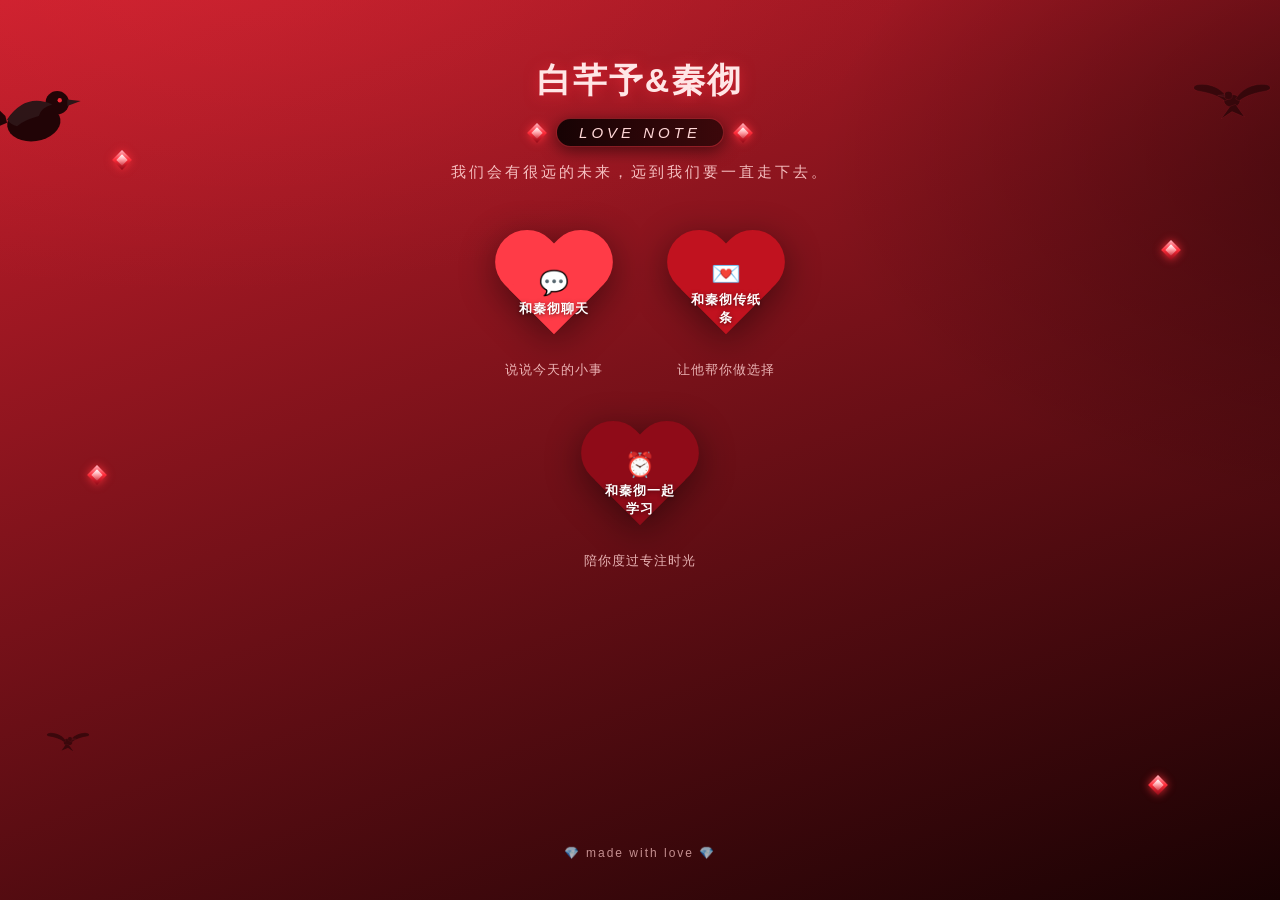
<file: index.html>
<!DOCTYPE html>
<html lang="zh-CN">
<head>
<meta charset="UTF-8">
<meta name="viewport" content="width=device-width, initial-scale=1.0, viewport-fit=cover">
<title>Love Note</title>
<link rel="stylesheet" href="style.css">
</head>
<body>

<!-- 漂浮装饰：钻石与星光 -->
<div class="float-deco" id="floatDeco"></div>

<!-- 红黑主题装饰：乌鸦与钻石 -->
<div class="deco-zone" aria-hidden="true">
  <svg class="crow stand crow-l" viewBox="0 0 110 90">
    <polygon points="16,42 2,28 8,54 18,50" fill="#070001"/>
    <ellipse cx="50" cy="50" rx="32" ry="22" transform="rotate(-8 50 50)" fill="#070001"/>
    <path d="M66 36 Q74 28 78 26 Q70 24 66 32 Z" fill="#070001"/>
    <circle cx="78" cy="26" r="14" fill="#070001"/>
    <polygon points="90,22 106,24 90,30" fill="#141414"/>
    <circle class="crow-eye" cx="81" cy="23" r="2.6" fill="#ff2d3a"/>
    <path d="M18 46 Q40 14 72 28 Q58 32 56 42 Q40 46 30 54 Q22 52 18 46 Z" fill="#141414"/>
    <path d="M44 70 L42 86 M42 78 L36 80 M42 78 L48 80" stroke="#070001" stroke-width="3" stroke-linecap="round" fill="none"/>
    <path d="M56 68 L57 84 M57 76 L51 78 M57 76 L63 78" stroke="#070001" stroke-width="3" stroke-linecap="round" fill="none"/>
  </svg>
  <svg class="crow fly crow-r" viewBox="0 0 120 60">
    <g transform="translate(120 0) scale(-1 1)">
      <ellipse cx="60" cy="32" rx="9" ry="7" fill="#070001"/>
      <path d="M56 30 C50 20 38 12 22 14 C16 15 16 20 22 21 C34 23 44 26 52 32 Z" fill="#070001"/>
      <path d="M64 30 C70 20 82 12 98 14 C104 15 104 20 98 21 C86 23 76 26 68 32 Z" fill="#070001"/>
      <path d="M56 36 L46 50 L60 44 L72 52 L62 38 Z" fill="#070001"/>
      <circle cx="64" cy="26" r="4.5" fill="#070001"/>
      <polygon points="68,25 76,26 68,28" fill="#141414"/>
    </g>
  </svg>
  <svg class="crow fly crow-m" viewBox="0 0 120 60">
    <ellipse cx="60" cy="32" rx="9" ry="7" fill="#070001"/>
    <path d="M56 30 C50 20 38 12 22 14 C16 15 16 20 22 21 C34 23 44 26 52 32 Z" fill="#070001"/>
    <path d="M64 30 C70 20 82 12 98 14 C104 15 104 20 98 21 C86 23 76 26 68 32 Z" fill="#070001"/>
    <path d="M56 36 L46 50 L60 44 L72 52 L62 38 Z" fill="#070001"/>
    <circle cx="64" cy="26" r="4.5" fill="#070001"/>
    <polygon points="68,25 76,26 68,28" fill="#141414"/>
  </svg>
  <i class="gem g1"></i>
  <i class="gem g2"></i>
  <i class="gem g3"></i>
  <i class="gem g4"></i>
</div>

<div class="page">

  <div class="home-head">
    <div class="home-names" id="homeNames"></div>
    <div class="home-lovenote-row">
      <i class="gem gem-inline"></i>
      <span class="home-lovenote" id="homeLoveNote"></span>
      <i class="gem gem-inline"></i>
    </div>
    <div class="home-slogan" id="homeSlogan"></div>
  </div>

  <!-- 三个爱心入口 -->
  <div class="hearts" id="hearts"></div>

  <div class="home-footer" id="homeFooter">💎 made with love 💎</div>
</div>

<script src="config.js"></script>
<script>
(function () {
  var g = SITE_CONFIG.global;
  var home = SITE_CONFIG.home;

  /* 应用全局配色 */
  document.documentElement.style.setProperty('--grad-from', g.gradientFrom);
  document.documentElement.style.setProperty('--grad-to', g.gradientTo);
  document.documentElement.style.setProperty('--text-color', g.textColor);
  document.title = g.siteTitle;

  /* 主页文案 */
  document.getElementById('homeNames').textContent = g.coupleNames;
  document.getElementById('homeLoveNote').textContent = g.loveNoteText;
  document.getElementById('homeSlogan').textContent = g.slogan;

  /* 渲染三个爱心入口 */
  var heartsBox = document.getElementById('hearts');
  home.hearts.forEach(function (h) {
    var item = document.createElement('div');
    item.className = 'heart-item';

    var btn = document.createElement('a');
    btn.className = 'heart-btn';
    btn.href = h.url || '#';
    btn.style.setProperty('--heart-color', h.color);
    btn.innerHTML =
      '<span class="shape"></span>' +
      '<span class="heart-content">' +
        '<span class="heart-icon">' + h.icon + '</span>' +
        '<span class="heart-label">' + escapeHtml(h.label) + '</span>' +
      '</span>';

    var sub = document.createElement('div');
    sub.className = 'heart-sub';
    sub.textContent = h.subLabel || '';

    item.appendChild(btn);
    item.appendChild(sub);
    heartsBox.appendChild(item);
  });

  /* 漂浮装饰 */
  var deco = document.getElementById('floatDeco');
  var symbols = ['💎', '◆', '✦', '❤️', '◆', '💎'];
  for (var i = 0; i < 12; i++) {
    var s = document.createElement('span');
    s.textContent = symbols[i % symbols.length];
    s.style.left = (Math.random() * 100) + '%';
    s.style.fontSize = (12 + Math.random() * 16) + 'px';
    s.style.animationDuration = (9 + Math.random() * 14) + 's';
    s.style.animationDelay = (-Math.random() * 16) + 's';
    deco.appendChild(s);
  }

  function escapeHtml(str) {
    return String(str == null ? '' : str)
      .replace(/&/g, '&amp;').replace(/</g, '&lt;').replace(/>/g, '&gt;')
      .replace(/"/g, '&quot;').replace(/'/g, '&#39;');
  }
})();
</script>
</body>
</html>
</file>
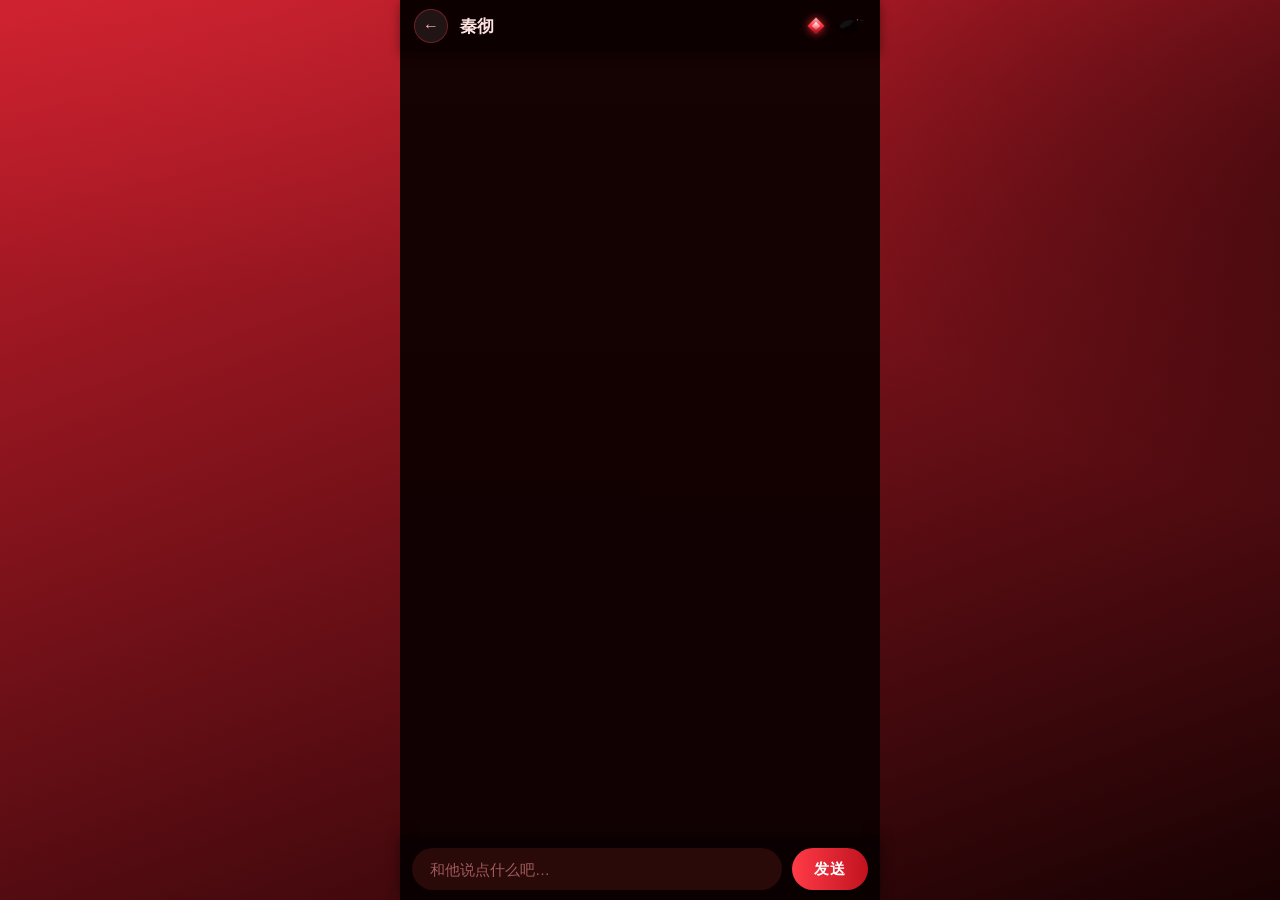
<file: chat.html>
<!DOCTYPE html>
<html lang="zh-CN">
<head>
<meta charset="UTF-8">
<meta name="viewport" content="width=device-width, initial-scale=1.0, viewport-fit=cover">
<title>聊天</title>
<link rel="stylesheet" href="style.css">
</head>
<body>

<div class="chat-app" id="chatApp">

  <!-- 顶部：返回 + 对方昵称 -->
  <header class="chat-header">
    <a class="back-btn" href="index.html" aria-label="返回主页">←</a>
    <span class="chat-title" id="chatTitle"></span>
    <i class="gem gem-inline chat-gem" aria-hidden="true"></i>
    <svg class="crow chat-crow" viewBox="0 0 110 90" aria-hidden="true">
      <polygon points="16,42 2,28 8,54 18,50" fill="#070001"/>
      <ellipse cx="50" cy="50" rx="32" ry="22" transform="rotate(-8 50 50)" fill="#070001"/>
      <path d="M66 36 Q74 28 78 26 Q70 24 66 32 Z" fill="#070001"/>
      <circle cx="78" cy="26" r="14" fill="#070001"/>
      <polygon points="90,22 106,24 90,30" fill="#141414"/>
      <circle class="crow-eye" cx="81" cy="23" r="2.6" fill="#ff2d3a"/>
      <path d="M18 46 Q40 14 72 28 Q58 32 56 42 Q40 46 30 54 Q22 52 18 46 Z" fill="#141414"/>
      <path d="M44 70 L42 86 M42 78 L36 80 M42 78 L48 80" stroke="#070001" stroke-width="3" stroke-linecap="round" fill="none"/>
      <path d="M56 68 L57 84 M57 76 L51 78 M57 76 L63 78" stroke="#070001" stroke-width="3" stroke-linecap="round" fill="none"/>
    </svg>
  </header>

  <!-- 聊天记录（仅当前会话有效，刷新即清空） -->
  <main class="chat-messages" id="messages"></main>

  <!-- 底部输入栏 -->
  <footer class="chat-input-bar">
    <input type="text" id="chatInput" autocomplete="off" maxlength="500">
    <button id="sendBtn"></button>
  </footer>
</div>

<script src="config.js"></script>
<script>
(function () {
  var g = SITE_CONFIG.global;
  var c = SITE_CONFIG.chat;

  /* 应用全局配色与气泡颜色 */
  var root = document.documentElement;
  root.style.setProperty('--grad-from', g.gradientFrom);
  root.style.setProperty('--grad-to', g.gradientTo);
  root.style.setProperty('--text-color', g.textColor);
  root.style.setProperty('--partner-bubble', c.partnerBubbleColor);
  root.style.setProperty('--partner-bubble-text', c.partnerBubbleTextColor);
  root.style.setProperty('--user-bubble', c.userBubbleColor);
  root.style.setProperty('--user-bubble-text', c.userBubbleTextColor);
  document.title = g.siteTitle + ' · ' + c.pageTitle;

  /* 顶部与输入栏文案 */
  document.getElementById('chatTitle').textContent = c.partnerName;
  var input = document.getElementById('chatInput');
  input.placeholder = c.inputPlaceholder;
  document.getElementById('sendBtn').textContent = c.sendButtonText;

  var msgBox = document.getElementById('messages');
  var sendBtn = document.getElementById('sendBtn');
  var waiting = false; // 是否正在等待对方回复

  /* ---------- 消息渲染 ---------- */
  function addMessage(who, text) {
    var msg = document.createElement('div');
    msg.className = 'msg ' + who;

    var avatar = document.createElement('div');
    avatar.className = 'avatar';
    if (who === 'partner') {
      avatar.style.background = c.partnerAvatarColor;
      avatar.textContent = c.partnerAvatarText;
    } else {
      avatar.style.background = c.userAvatarColor;
      avatar.textContent = c.userAvatarText;
    }

    var bubble = document.createElement('div');
    bubble.className = 'bubble';
    bubble.textContent = text; // textContent 防注入

    msg.appendChild(avatar);
    msg.appendChild(bubble);
    msgBox.appendChild(msg);
    scrollToBottom();
    return msg;
  }

  function addTyping() {
    var msg = document.createElement('div');
    msg.className = 'msg partner';
    msg.id = 'typingMsg';
    msg.innerHTML =
      '<div class="avatar" style="background:' + c.partnerAvatarColor + '">' + escapeHtml(c.partnerAvatarText) + '</div>' +
      '<div class="bubble"><span class="typing-dots"><i></i><i></i><i></i></span></div>';
    msgBox.appendChild(msg);
    scrollToBottom();
  }

  function removeTyping() {
    var t = document.getElementById('typingMsg');
    if (t && t.parentNode) t.parentNode.removeChild(t);
  }

  function scrollToBottom() {
    requestAnimationFrame(function () {
      msgBox.scrollTop = msgBox.scrollHeight;
    });
  }

  /* ---------- 回复抽取逻辑 ---------- */
  function pickReply(userText) {
    var lower = String(userText).toLowerCase();
    // 关键词规则优先：输入包含任一关键词 -> 从对应回复中随机抽取
    for (var i = 0; i < (c.keywordRules || []).length; i++) {
      var rule = c.keywordRules[i];
      var hit = (rule.keywords || []).some(function (kw) {
        return kw && lower.indexOf(String(kw).toLowerCase()) !== -1;
      });
      if (hit && rule.replies && rule.replies.length) {
        return rule.replies[Math.floor(Math.random() * rule.replies.length)];
      }
    }
    // 未命中关键词 -> 从 99 条随机回复中抽取
    var list = c.randomReplies || [];
    if (!list.length) return '……';
    return list[Math.floor(Math.random() * list.length)];
  }

  /* ---------- 发送 ---------- */
  function send() {
    var text = input.value.trim();
    if (!text || waiting) return;
    input.value = '';
    addMessage('user', text);
    waiting = true;
    sendBtn.disabled = true;
    sendBtn.style.opacity = '.6';

    var delay = Number(c.replyDelayMs) || 1000;
    setTimeout(function () {
      addTyping();
    }, Math.max(0, delay - 700));

    setTimeout(function () {
      removeTyping();
      addMessage('partner', pickReply(text));
      waiting = false;
      sendBtn.disabled = false;
      sendBtn.style.opacity = '1';
    }, delay);
  }

  sendBtn.addEventListener('click', send);
  input.addEventListener('keydown', function (e) {
    if (e.key === 'Enter') send();
  });

  function escapeHtml(str) {
    return String(str == null ? '' : str)
      .replace(/&/g, '&amp;').replace(/</g, '&lt;').replace(/>/g, '&gt;')
      .replace(/"/g, '&quot;').replace(/'/g, '&#39;');
  }
})();
</script>
</body>
</html>
</file>
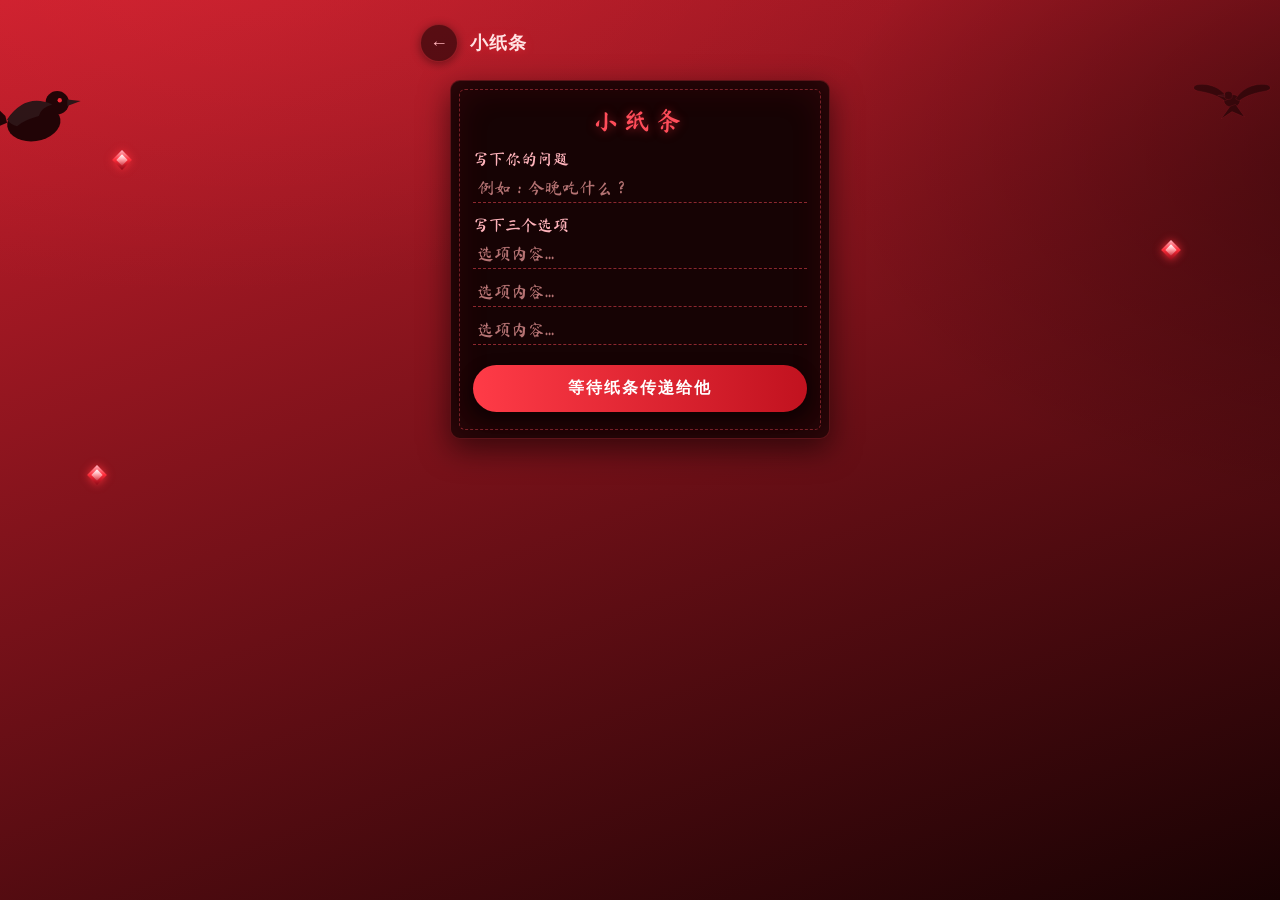
<file: note.html>
<!DOCTYPE html>
<html lang="zh-CN">
<head>
<meta charset="UTF-8">
<meta name="viewport" content="width=device-width, initial-scale=1.0, viewport-fit=cover">
<title>小纸条</title>
<link rel="stylesheet" href="style.css">
<link rel="preconnect" href="https://fonts.googleapis.com">
<link href="https://fonts.googleapis.com/css2?family=Ma+Shan+Zheng&display=swap" rel="stylesheet">
</head>
<body>

<div class="float-deco" id="floatDeco"></div>

<!-- 红黑主题装饰：乌鸦与钻石 -->
<div class="deco-zone" aria-hidden="true">
  <svg class="crow stand crow-l" viewBox="0 0 110 90">
    <polygon points="16,42 2,28 8,54 18,50" fill="#070001"/>
    <ellipse cx="50" cy="50" rx="32" ry="22" transform="rotate(-8 50 50)" fill="#070001"/>
    <path d="M66 36 Q74 28 78 26 Q70 24 66 32 Z" fill="#070001"/>
    <circle cx="78" cy="26" r="14" fill="#070001"/>
    <polygon points="90,22 106,24 90,30" fill="#141414"/>
    <circle class="crow-eye" cx="81" cy="23" r="2.6" fill="#ff2d3a"/>
    <path d="M18 46 Q40 14 72 28 Q58 32 56 42 Q40 46 30 54 Q22 52 18 46 Z" fill="#141414"/>
    <path d="M44 70 L42 86 M42 78 L36 80 M42 78 L48 80" stroke="#070001" stroke-width="3" stroke-linecap="round" fill="none"/>
    <path d="M56 68 L57 84 M57 76 L51 78 M57 76 L63 78" stroke="#070001" stroke-width="3" stroke-linecap="round" fill="none"/>
  </svg>
  <svg class="crow fly crow-r" viewBox="0 0 120 60">
    <g transform="translate(120 0) scale(-1 1)">
      <ellipse cx="60" cy="32" rx="9" ry="7" fill="#070001"/>
      <path d="M56 30 C50 20 38 12 22 14 C16 15 16 20 22 21 C34 23 44 26 52 32 Z" fill="#070001"/>
      <path d="M64 30 C70 20 82 12 98 14 C104 15 104 20 98 21 C86 23 76 26 68 32 Z" fill="#070001"/>
      <path d="M56 36 L46 50 L60 44 L72 52 L62 38 Z" fill="#070001"/>
      <circle cx="64" cy="26" r="4.5" fill="#070001"/>
      <polygon points="68,25 76,26 68,28" fill="#141414"/>
    </g>
  </svg>
  <i class="gem g1"></i>
  <i class="gem g2"></i>
  <i class="gem g3"></i>
</div>

<div class="page">

  <header class="topbar">
    <a class="back-btn" href="index.html" aria-label="返回主页">←</a>
    <span class="topbar-title" id="pageTitle"></span>
  </header>

  <!-- 状态一：正在写纸条 -->
  <div class="note-paper" id="writeState">
    <div class="note-title" id="noteTitle"></div>

    <div class="note-field">
      <label id="questionLabel"></label>
      <input type="text" id="questionInput" maxlength="60">
    </div>

    <div class="note-field">
      <label id="optionLabel"></label>
      <input type="text" id="optionA" maxlength="40">
      <input type="text" id="optionB" maxlength="40" style="margin-top:8px">
      <input type="text" id="optionC" maxlength="40" style="margin-top:8px">
    </div>

    <button class="note-btn" id="writeBtn"></button>
  </div>

  <!-- 状态二：纸条已折叠 -->
  <div id="foldState" style="display:none;width:100%">
    <div class="folded-note" id="foldedNote">
      <span class="seal">💎</span>
    </div>
    <div class="note-hint" id="unfoldHint"></div>
  </div>

  <!-- 状态三：纸条展开（他的选择） -->
  <div id="openState" style="display:none;width:100%">
    <div class="open-note note-paper">
      <div class="note-title" id="openTitle"></div>
      <div class="note-q" id="openQuestion"></div>
      <div class="note-opt" data-letter="A">
        <span class="opt-letter">A</span>
        <span class="opt-text" id="openOptA"></span>
        <span class="opt-check"></span>
      </div>
      <div class="note-opt" data-letter="B">
        <span class="opt-letter">B</span>
        <span class="opt-text" id="openOptB"></span>
        <span class="opt-check"></span>
      </div>
      <div class="note-opt" data-letter="C">
        <span class="opt-letter">C</span>
        <span class="opt-text" id="openOptC"></span>
        <span class="opt-check"></span>
      </div>
    </div>
  </div>

  <!-- 状态三下方：再写一张 -->
  <button class="note-btn ghost" id="againBtn" style="display:none;max-width:380px"></button>
</div>

<script src="config.js"></script>
<script>
(function () {
  var g = SITE_CONFIG.global;
  var n = SITE_CONFIG.note;

  /* 应用全局配色 */
  var root = document.documentElement;
  root.style.setProperty('--grad-from', g.gradientFrom);
  root.style.setProperty('--grad-to', g.gradientTo);
  root.style.setProperty('--text-color', g.textColor);
  root.style.setProperty('--paper-color', n.paperColor);
  document.title = g.siteTitle + ' · ' + n.pageTitle;

  /* 文案注入 */
  document.getElementById('pageTitle').textContent = n.title;
  document.getElementById('noteTitle').textContent = n.title;
  document.getElementById('openTitle').textContent = n.title;
  document.getElementById('questionLabel').textContent = n.questionLabel;
  document.getElementById('questionInput').placeholder = n.questionPlaceholder;
  document.getElementById('optionLabel').textContent = n.optionLabel;
  ['optionA', 'optionB', 'optionC'].forEach(function (id) {
    document.getElementById(id).placeholder = n.optionPlaceholder;
  });
  document.getElementById('writeBtn').textContent = n.writeButton;
  document.getElementById('unfoldHint').textContent = n.unfoldHint;
  document.getElementById('againBtn').textContent = n.againButton;

  var writeState = document.getElementById('writeState');
  var foldState = document.getElementById('foldState');
  var openState = document.getElementById('openState');
  var againBtn = document.getElementById('againBtn');

  var currentData = null; // { question, options: [a,b,c], pick }

  /* ---------- 第一步：写好纸条，折叠传递 ---------- */
  document.getElementById('writeBtn').addEventListener('click', function () {
    var q = document.getElementById('questionInput').value.trim();
    var a = document.getElementById('optionA').value.trim();
    var b = document.getElementById('optionB').value.trim();
    var cOpt = document.getElementById('optionC').value.trim();

    if (!q || !a || !b || !cOpt) {
      shake(writeState);
      return;
    }

    // 纯随机选一个字母
    var letters = ['A', 'B', 'C'];
    var pick = letters[Math.floor(Math.random() * 3)];

    currentData = { question: q, options: [a, b, cOpt], pick: pick };

    // 折叠动画：纸条向上翻折收起
    writeState.style.transition = 'transform .45s ease-in, opacity .45s ease-in';
    writeState.style.transform = 'perspective(700px) rotateX(65deg)';
    writeState.style.opacity = '0';

    setTimeout(function () {
      writeState.style.display = 'none';
      foldState.style.display = 'block';
    }, 450);
  });

  /* ---------- 第二步：点击折叠纸条，展开看结果 ---------- */
  document.getElementById('foldedNote').addEventListener('click', function () {
    if (!currentData) return;

    document.getElementById('openQuestion').textContent = currentData.question;
    document.getElementById('openOptA').textContent = currentData.options[0];
    document.getElementById('openOptB').textContent = currentData.options[1];
    document.getElementById('openOptC').textContent = currentData.options[2];

    foldState.style.display = 'none';
    openState.style.display = 'block';

    // 在随机选中的字母上标红色爱心（不再画勾）
    var opts = openState.querySelectorAll('.note-opt');
    opts.forEach(function (el) {
      el.classList.remove('checked');
      if (el.getAttribute('data-letter') === currentData.pick) {
        el.classList.add('checked');
      }
    });

    againBtn.style.display = 'block';
    againBtn.scrollIntoView({ behavior: 'smooth', block: 'nearest' });
  });

  /* ---------- 第三步：再写一张 ---------- */
  againBtn.addEventListener('click', function () {
    currentData = null;
    openState.style.display = 'none';
    againBtn.style.display = 'none';
    ['questionInput', 'optionA', 'optionB', 'optionC'].forEach(function (id) {
      document.getElementById(id).value = '';
    });
    writeState.style.display = 'block';
    writeState.style.transition = 'none';
    writeState.style.transform = 'none';
    writeState.style.opacity = '1';
    window.scrollTo({ top: 0, behavior: 'smooth' });
  });

  /* 未填完整时的抖动提示 */
  function shake(el) {
    el.style.animation = 'none';
    void el.offsetWidth;
    el.style.animation = 'shakeX .4s ease';
    setTimeout(function () { el.style.animation = ''; }, 450);
    var style = document.createElement('style');
    style.textContent = '@keyframes shakeX{0%,100%{transform:translateX(0)}25%{transform:translateX(-7px)}50%{transform:translateX(7px)}75%{transform:translateX(-4px)}}';
    document.head.appendChild(style);
  }

  /* 漂浮装饰 */
  var deco = document.getElementById('floatDeco');
  var symbols = ['💎', '◆', '❤️', '✦'];
  for (var i = 0; i < 10; i++) {
    var s = document.createElement('span');
    s.textContent = symbols[i % symbols.length];
    s.style.left = (Math.random() * 100) + '%';
    s.style.fontSize = (12 + Math.random() * 14) + 'px';
    s.style.animationDuration = (10 + Math.random() * 14) + 's';
    s.style.animationDelay = (-Math.random() * 16) + 's';
    deco.appendChild(s);
  }
})();
</script>
</body>
</html>
</file>
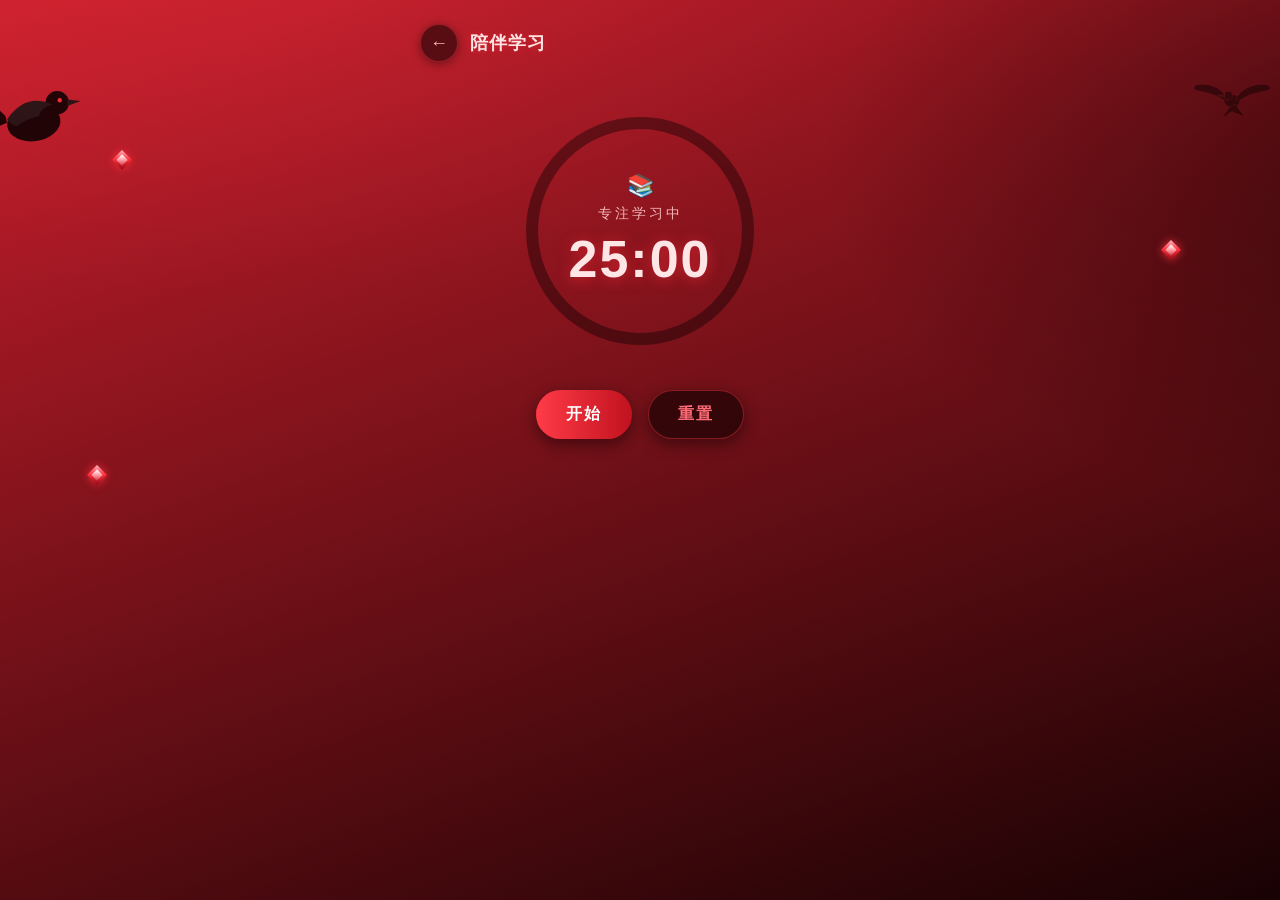
<file: timer.html>
<!DOCTYPE html>
<html lang="zh-CN">
<head>
<meta charset="UTF-8">
<meta name="viewport" content="width=device-width, initial-scale=1.0, viewport-fit=cover">
<title>陪伴学习</title>
<link rel="stylesheet" href="style.css">
</head>
<body>

<div class="float-deco" id="floatDeco"></div>

<!-- 红黑主题装饰：乌鸦与钻石 -->
<div class="deco-zone" aria-hidden="true">
  <svg class="crow stand crow-l" viewBox="0 0 110 90">
    <polygon points="16,42 2,28 8,54 18,50" fill="#070001"/>
    <ellipse cx="50" cy="50" rx="32" ry="22" transform="rotate(-8 50 50)" fill="#070001"/>
    <path d="M66 36 Q74 28 78 26 Q70 24 66 32 Z" fill="#070001"/>
    <circle cx="78" cy="26" r="14" fill="#070001"/>
    <polygon points="90,22 106,24 90,30" fill="#141414"/>
    <circle class="crow-eye" cx="81" cy="23" r="2.6" fill="#ff2d3a"/>
    <path d="M18 46 Q40 14 72 28 Q58 32 56 42 Q40 46 30 54 Q22 52 18 46 Z" fill="#141414"/>
    <path d="M44 70 L42 86 M42 78 L36 80 M42 78 L48 80" stroke="#070001" stroke-width="3" stroke-linecap="round" fill="none"/>
    <path d="M56 68 L57 84 M57 76 L51 78 M57 76 L63 78" stroke="#070001" stroke-width="3" stroke-linecap="round" fill="none"/>
  </svg>
  <svg class="crow fly crow-r" viewBox="0 0 120 60">
    <g transform="translate(120 0) scale(-1 1)">
      <ellipse cx="60" cy="32" rx="9" ry="7" fill="#070001"/>
      <path d="M56 30 C50 20 38 12 22 14 C16 15 16 20 22 21 C34 23 44 26 52 32 Z" fill="#070001"/>
      <path d="M64 30 C70 20 82 12 98 14 C104 15 104 20 98 21 C86 23 76 26 68 32 Z" fill="#070001"/>
      <path d="M56 36 L46 50 L60 44 L72 52 L62 38 Z" fill="#070001"/>
      <circle cx="64" cy="26" r="4.5" fill="#070001"/>
      <polygon points="68,25 76,26 68,28" fill="#141414"/>
    </g>
  </svg>
  <i class="gem g1"></i>
  <i class="gem g2"></i>
  <i class="gem g3"></i>
</div>

<div class="page">

  <header class="topbar">
    <a class="back-btn" href="index.html" aria-label="返回主页">←</a>
    <span class="topbar-title" id="pageTitle"></span>
  </header>

  <div class="timer-stage">

    <!-- 圆形进度环 -->
    <div class="timer-ring-wrap">
      <svg width="250" height="250" viewBox="0 0 250 250">
        <circle class="timer-ring-bg" cx="125" cy="125" r="108"></circle>
        <circle class="timer-ring-fg" id="ringFg" cx="125" cy="125" r="108"></circle>
      </svg>
      <div class="timer-center">
        <div class="timer-emoji" id="timerEmoji">📚</div>
        <div class="timer-phase" id="timerPhase"></div>
        <div class="timer-time" id="timerTime">25:00</div>
      </div>
    </div>

    <!-- 控制按钮 -->
    <div class="timer-controls">
      <button class="timer-btn primary" id="startBtn"></button>
      <button class="timer-btn plain" id="resetBtn"></button>
    </div>

    <!-- 鼓励语气泡（专注期随机出现一次，持续显示几分钟后消失） -->
    <div class="encourage-bubble hide" id="encourageBubble">
      <span class="encourage-heart">💎</span><span id="encourageText"></span>
    </div>
  </div>
</div>

<script src="config.js"></script>
<script>
(function () {
  var g = SITE_CONFIG.global;
  var t = SITE_CONFIG.timer;

  /* 应用全局配色 */
  var root = document.documentElement;
  root.style.setProperty('--grad-from', g.gradientFrom);
  root.style.setProperty('--grad-to', g.gradientTo);
  root.style.setProperty('--text-color', g.textColor);
  document.title = g.siteTitle + ' · ' + t.pageTitle;

  document.getElementById('pageTitle').textContent = t.pageTitle;
  document.getElementById('startBtn').textContent = t.startButtonText;
  document.getElementById('resetBtn').textContent = t.resetButtonText;
  document.getElementById('timerPhase').textContent = t.focusText;

  var FOCUS_SEC = (Number(t.focusMinutes) || 25) * 60;
  var BREAK_SEC = (Number(t.breakMinutes) || 5) * 60;

  var PHASE = { IDLE: 'idle', FOCUS: 'focus', BREAK: 'break' };

  var phase = PHASE.IDLE;
  var running = false;
  var remain = FOCUS_SEC;
  var elapsed = 0;                 // 当前周期已经过的秒数（暂停时不增长）
  var encourageTarget = -1;        // 鼓励语出现的时间点（秒）
  var encourageShown = false;
  var encourageHideAt = -1;        // 鼓励语消失的时间点（秒）

  var ring = document.getElementById('ringFg');
  var R = 108;
  var CIRC = 2 * Math.PI * R;
  ring.style.strokeDasharray = CIRC;
  ring.style.strokeDashoffset = 0;

  var timeEl = document.getElementById('timerTime');
  var phaseEl = document.getElementById('timerPhase');
  var emojiEl = document.getElementById('timerEmoji');
  var startBtn = document.getElementById('startBtn');
  var resetBtn = document.getElementById('resetBtn');
  var bubble = document.getElementById('encourageBubble');
  var bubbleText = document.getElementById('encourageText');

  var tick = null;

  /* ---------- 渲染 ---------- */
  function fmt(sec) {
    sec = Math.max(0, Math.round(sec));
    var m = Math.floor(sec / 60), s = sec % 60;
    return (m < 10 ? '0' + m : m) + ':' + (s < 10 ? '0' + s : s);
  }

  function render() {
    timeEl.textContent = fmt(remain);
    var total = (phase === PHASE.BREAK) ? BREAK_SEC : FOCUS_SEC;
    var progress = total ? (total - remain) / total : 0;
    ring.style.strokeDashoffset = CIRC * (1 - progress);
  }

  function setPhase(p) {
    phase = p;
    if (p === PHASE.FOCUS) {
      remain = FOCUS_SEC;
      emojiEl.textContent = '📚';
      phaseEl.textContent = t.focusText;
    } else if (p === PHASE.BREAK) {
      remain = BREAK_SEC;
      emojiEl.textContent = '🍵';
      phaseEl.textContent = t.breakText;
    } else {
      remain = FOCUS_SEC;
      emojiEl.textContent = '📚';
      phaseEl.textContent = t.focusText;
    }
    render();
  }

  /* ---------- 鼓励语逻辑 ----------
   * 每个专注周期内随机出现一条：
   * 出现时间点 = 专注开始后 [encourageShowAfterMin, encourageShowBeforeMin] 分钟内的随机秒数
   * 弹出后持续 encourageDurationMin 分钟再消失
   * 暂停时计时停止，鼓励语的显示与消失也随之顺延
   */
  function scheduleEncourage() {
    var after = (Number(t.encourageShowAfterMin) || 5) * 60;
    var before = (Number(t.encourageShowBeforeMin) || 15) * 60;
    var dur = (Number(t.encourageDurationMin) || 5) * 60;
    if (before < after) before = after;
    var maxTarget = Math.min(before, FOCUS_SEC - 60); // 至少留 1 分钟展示时间
    if (maxTarget < after) maxTarget = after;
    encourageTarget = after + Math.floor(Math.random() * (maxTarget - after + 1));
    encourageHideAt = encourageTarget + dur;
    encourageShown = false;
    hideBubble();
  }

  function showBubble() {
    var list = t.encouragementList || [];
    if (!list.length) return;
    bubbleText.textContent = list[Math.floor(Math.random() * list.length)];
    bubble.classList.remove('hide');
  }

  function hideBubble() {
    bubble.classList.add('hide');
  }

  /* ---------- 计时 ---------- */
  function startTicking() {
    stopTicking();
    tick = setInterval(function () {
      if (!running) return;
      elapsed++;
      remain--;

      /* 鼓励语触发与消失（仅在专注阶段） */
      if (phase === PHASE.FOCUS) {
        if (!encourageShown && elapsed >= encourageTarget) {
          encourageShown = true;
          showBubble();
        }
        if (encourageShown && elapsed >= encourageHideAt) {
          hideBubble();
        }
      }

      if (remain <= 0) {
        if (phase === PHASE.FOCUS) {
          /* 专注结束 -> 进入休息 */
          setPhase(PHASE.BREAK);
          elapsed = 0;
          hideBubble();
        } else {
          /* 休息结束 -> 回到待开始状态 */
          running = false;
          stopTicking();
          setPhase(PHASE.IDLE);
          startBtn.textContent = t.startButtonText;
        }
        return;
      }
      render();
    }, 1000);
  }

  function stopTicking() {
    if (tick) { clearInterval(tick); tick = null; }
  }

  /* ---------- 按钮 ---------- */
  startBtn.addEventListener('click', function () {
    if (phase === PHASE.IDLE) {
      /* 开始专注 */
      setPhase(PHASE.FOCUS);
      elapsed = 0;
      scheduleEncourage();
      running = true;
      startBtn.textContent = t.pauseButtonText;
      startTicking();
    } else if (running) {
      /* 暂停 */
      running = false;
      startBtn.textContent = t.startButtonText;
    } else {
      /* 继续 */
      running = true;
      startBtn.textContent = t.pauseButtonText;
    }
  });

  resetBtn.addEventListener('click', function () {
    running = false;
    stopTicking();
    hideBubble();
    setPhase(PHASE.IDLE);
    startBtn.textContent = t.startButtonText;
  });

  /* 初始渲染 */
  setPhase(PHASE.IDLE);

  /* 漂浮装饰 */
  var deco = document.getElementById('floatDeco');
  var symbols = ['💎', '◆', '✦', '❤️'];
  for (var i = 0; i < 10; i++) {
    var s = document.createElement('span');
    s.textContent = symbols[i % symbols.length];
    s.style.left = (Math.random() * 100) + '%';
    s.style.fontSize = (12 + Math.random() * 14) + 'px';
    s.style.animationDuration = (10 + Math.random() * 14) + 's';
    s.style.animationDelay = (-Math.random() * 16) + 's';
    deco.appendChild(s);
  }
})();
</script>
</body>
</html>
</file>
<file: style.css>
/* =====================================================
 * 全局样式 - 红黑主题 · 乌鸦与钻石 · 移动端优先
 * ===================================================== */
* { margin: 0; padding: 0; box-sizing: border-box; -webkit-tap-highlight-color: transparent; }

html, body { height: 100%; }

body {
  font-family: "PingFang SC", "Microsoft YaHei", "Hiragino Sans GB", sans-serif;
  color: var(--text-color, #ffdcdc);
  background:
    radial-gradient(1200px 620px at 15% -10%, rgba(255, 59, 71, .22), transparent 62%),
    radial-gradient(1000px 560px at 115% 18%, rgba(8, 0, 0, .5), transparent 65%),
    linear-gradient(160deg, var(--grad-from, #c81e2c), var(--grad-to, #1c0404)) fixed;
  min-height: 100vh;
  overflow-x: hidden;
}

a { text-decoration: none; color: inherit; }
button { font-family: inherit; }
input, textarea { font-family: inherit; }

/* ---------- 通用页面容器 ---------- */
.page {
  max-width: 480px;
  margin: 0 auto;
  min-height: 100vh;
  padding: 24px 20px 40px;
  display: flex;
  flex-direction: column;
  align-items: center;
  position: relative;
  animation: pageIn .6s ease both;
}
@keyframes pageIn {
  from { opacity: 0; transform: translateY(14px); }
  to   { opacity: 1; transform: translateY(0); }
}

/* ---------- 顶部导航（子页面用） ---------- */
.topbar {
  width: 100%;
  display: flex;
  align-items: center;
  gap: 12px;
  margin-bottom: 18px;
}
.topbar .back-btn {
  width: 38px; height: 38px;
  border-radius: 50%;
  background: rgba(10, 0, 0, .55);
  border: 1px solid rgba(255, 59, 71, .35);
  display: flex; align-items: center; justify-content: center;
  font-size: 18px;
  color: #ffb3bb;
  box-shadow: 0 2px 10px rgba(0, 0, 0, .4);
  transition: transform .2s;
}
.topbar .back-btn:active { transform: scale(.9); }
.topbar .topbar-title {
  font-size: 18px;
  font-weight: 700;
  letter-spacing: 1px;
  color: #ffe3e3;
  text-shadow: 0 1px 8px rgba(255, 45, 58, .45);
}

/* ---------- 漂浮装饰（钻石 / 星光 / 爱心） ---------- */
.float-deco {
  position: fixed;
  inset: 0;
  pointer-events: none;
  overflow: hidden;
  z-index: 0;
}
.float-deco span {
  position: absolute;
  bottom: -40px;
  opacity: .5;
  animation: floatUp linear infinite;
  font-size: 18px;
  filter: drop-shadow(0 0 6px rgba(255, 59, 71, .35));
}
@keyframes floatUp {
  0%   { transform: translateY(0) rotate(0deg); opacity: 0; }
  10%  { opacity: .55; }
  90%  { opacity: .4; }
  100% { transform: translateY(-110vh) rotate(360deg); opacity: 0; }
}

/* ---------- 红黑装饰：乌鸦与钻石 ---------- */
.deco-zone {
  position: fixed;
  inset: 0;
  pointer-events: none;
  overflow: hidden;
  z-index: 0;
}
.crow { position: absolute; opacity: .85; }
.crow.fly { opacity: .45; animation: crowGlide 13s ease-in-out infinite; }
.crow.stand { animation: crowSway 6s ease-in-out infinite; }
.crow-eye { animation: eyeGlow 3s ease-in-out infinite; }
.crow * { stroke: rgba(255, 60, 80, .35); stroke-width: .6; }
.crow.stand * { stroke: none; }

.crow-l { top: 9%; left: -8px; width: 92px; }
.crow-r { top: 8%; right: -6px; width: 108px; }
.crow-m { bottom: 16%; left: 3%; width: 60px; opacity: .45; }
.crow-b { bottom: 7%; right: 5%; width: 54px; opacity: .4; }

@keyframes crowGlide {
  0%, 100% { transform: translateY(0) translateX(0) rotate(-3deg); }
  50%      { transform: translateY(-16px) translateX(7px) rotate(2deg); }
}
@keyframes crowSway {
  0%, 100% { transform: rotate(-2.5deg); }
  50%      { transform: rotate(2.5deg); }
}
@keyframes eyeGlow {
  0%, 100% { opacity: .65; }
  50%      { opacity: 1; }
}

/* 钻石宝石（菱形 + 高光 + 闪烁） */
.gem {
  position: absolute;
  width: 14px; height: 14px;
  background: linear-gradient(135deg, #ffb3bd 0%, #ff2d3a 48%, #8f0b18 100%);
  transform: rotate(45deg);
  box-shadow: 0 0 9px rgba(255, 45, 58, .9);
  animation: gemTwinkle 3s ease-in-out infinite;
  pointer-events: none;
  z-index: 1;
}
.gem::after {
  content: "";
  position: absolute;
  inset: 24%;
  background: linear-gradient(135deg, rgba(255, 255, 255, .95), rgba(255, 255, 255, .12));
}
.gem-inline { position: relative; display: inline-block; vertical-align: middle; }
@keyframes gemTwinkle {
  0%, 100% { transform: rotate(45deg) scale(1); filter: drop-shadow(0 0 4px rgba(255, 45, 58, .7)); }
  50%      { transform: rotate(45deg) scale(1.25); filter: drop-shadow(0 0 12px rgba(255, 45, 58, 1)); }
}

/* 各页宝石落位 */
.g1 { top: 17%; left: 9%; }
.g2 { top: 27%; right: 8%; }
.g3 { top: 52%; left: 7%; }
.g4 { bottom: 12%; right: 9%; }
.g5 { top: 12%; right: 24%; }

/* =====================================================
 * 主页
 * ===================================================== */
.home-head {
  text-align: center;
  margin: 34px 0 10px;
  z-index: 1;
}
.home-names {
  font-size: 34px;
  font-weight: 800;
  letter-spacing: 2px;
  color: #ffe6e6;
  text-shadow: 0 2px 14px rgba(255, 45, 58, .55);
}
.home-lovenote-row {
  display: flex;
  align-items: center;
  justify-content: center;
  gap: 12px;
  margin-top: 14px;
}
.home-lovenote {
  display: inline-block;
  padding: 5px 22px;
  font-size: 15px;
  letter-spacing: 4px;
  font-style: italic;
  color: #ffd7d7;
  background: linear-gradient(90deg, #170304, #3c080b);
  border: 1px solid rgba(255, 59, 71, .45);
  border-radius: 999px;
  box-shadow: 0 4px 16px rgba(0, 0, 0, .5);
  text-transform: uppercase;
}
.home-slogan {
  margin-top: 16px;
  font-size: 15px;
  letter-spacing: 3px;
  color: #ffd0d0;
  opacity: .9;
}

/* ---------- 爱心按钮 ---------- */
.hearts {
  margin-top: 40px;
  display: flex;
  flex-direction: column;
  align-items: center;
  gap: 34px;
  z-index: 1;
}
.heart-item { display: flex; flex-direction: column; align-items: center; }
.heart-btn {
  position: relative;
  width: 128px; height: 118px;
  display: block;
  cursor: pointer;
  transition: transform .25s ease;
  animation: heartBeat 2.6s ease-in-out infinite;
}
.heart-btn:active { transform: scale(.92); }
@keyframes heartBeat {
  0%, 100% { transform: scale(1); }
  12%      { transform: scale(1.06); }
  24%      { transform: scale(1); }
}
.heart-btn .shape, .heart-btn .shape::before, .heart-btn .shape::after {
  position: absolute;
  background: var(--heart-color, #e0242e);
}
.heart-btn .shape {
  top: 0; left: 0;
  width: 128px; height: 118px;
  transform: none;
  filter: drop-shadow(0 8px 18px rgba(0, 0, 0, .45));
  background: transparent;
}
.heart-btn .shape::before, .heart-btn .shape::after {
  content: "";
  top: 0;
  width: 64px; height: 102px;
  border-radius: 64px 64px 0 0;
}
.heart-btn .shape::before {
  left: 64px;
  transform: rotate(-45deg);
  transform-origin: 0 100%;
}
.heart-btn .shape::after {
  left: 0;
  transform: rotate(45deg);
  transform-origin: 100% 100%;
}
.heart-btn .heart-content {
  position: absolute;
  left: 50%; top: 52%;
  transform: translate(-50%, -50%);
  width: 80px;
  text-align: center;
  color: #fff;
  z-index: 2;
  pointer-events: none;
}
.heart-btn .heart-icon { font-size: 24px; display: block; line-height: 1.2; }
.heart-btn .heart-label {
  display: block;
  font-size: 13px;
  font-weight: 700;
  letter-spacing: 1px;
  text-shadow: 0 1px 4px rgba(0, 0, 0, .5);
  margin-top: 2px;
}
.heart-item .heart-sub {
  margin-top: 12px;
  font-size: 12.5px;
  letter-spacing: 1px;
  color: #ffd0d0;
  opacity: .85;
}

.home-footer {
  margin-top: auto;
  padding-top: 44px;
  font-size: 12px;
  letter-spacing: 2px;
  color: #ffc9c9;
  opacity: .7;
  z-index: 1;
}

/* =====================================================
 * 聊天页（仿微信）
 * ===================================================== */
.chat-app {
  position: fixed;
  inset: 0;
  max-width: 480px;
  margin: 0 auto;
  display: flex;
  flex-direction: column;
  background: var(--grad-to, #1c0404);
}
.chat-header {
  flex: none;
  height: 52px;
  display: flex;
  align-items: center;
  gap: 12px;
  padding: 0 14px;
  background: rgba(10, 0, 0, .72);
  box-shadow: 0 2px 10px rgba(0, 0, 0, .4);
  z-index: 5;
}
.chat-header .back-btn {
  flex: none;
  width: 34px; height: 34px;
  border-radius: 50%;
  background: rgba(255, 255, 255, .08);
  border: 1px solid rgba(255, 59, 71, .35);
  display: flex; align-items: center; justify-content: center;
  font-size: 16px;
  color: #ffb3bb;
  transition: transform .2s;
}
.chat-header .back-btn:active { transform: scale(.9); }
.chat-header .chat-title { font-size: 17px; font-weight: 700; color: #ffe3e3; }
.chat-header .chat-gem { width: 12px; height: 12px; margin-left: auto; }
.chat-header .chat-crow {
  position: relative;
  width: 32px;
  height: auto;
  opacity: .9;
}
.chat-header .chat-crow * { stroke: none; }

.chat-messages {
  flex: 1;
  overflow-y: auto;
  padding: 16px 10px 12px;
  display: flex;
  flex-direction: column;
  gap: 14px;
  background: linear-gradient(180deg, rgba(10, 0, 0, .22), rgba(10, 0, 0, .5));
}

.msg { display: flex; gap: 8px; max-width: 86%; animation: msgIn .3s ease both; }
@keyframes msgIn {
  from { opacity: 0; transform: translateY(8px); }
  to   { opacity: 1; transform: translateY(0); }
}
.msg.partner { align-self: flex-start; }
.msg.user { align-self: flex-end; flex-direction: row-reverse; }

.msg .avatar {
  flex: none;
  width: 40px; height: 40px;
  border-radius: 8px;
  display: flex; align-items: center; justify-content: center;
  color: #fff;
  font-size: 16px;
  font-weight: 700;
  box-shadow: 0 2px 8px rgba(0, 0, 0, .45);
}
.msg .bubble {
  padding: 10px 14px;
  font-size: 15px;
  line-height: 1.55;
  border-radius: 12px;
  word-break: break-word;
  box-shadow: 0 2px 8px rgba(0, 0, 0, .4);
}
.msg.partner .bubble {
  background: var(--partner-bubble, #ffffff);
  color: var(--partner-bubble-text, #3a0d0d);
  border-top-left-radius: 4px;
}
.msg.user .bubble {
  background: var(--user-bubble, #e0242e);
  color: var(--user-bubble-text, #fff);
  border-top-right-radius: 4px;
}

/* 正在输入气泡 */
.typing-dots { display: inline-flex; gap: 4px; align-items: center; height: 18px; }
.typing-dots i {
  width: 6px; height: 6px;
  border-radius: 50%;
  background: var(--text-color, #ffdcdc);
  opacity: .5;
  animation: blink 1.2s infinite;
}
.typing-dots i:nth-child(2) { animation-delay: .2s; }
.typing-dots i:nth-child(3) { animation-delay: .4s; }
@keyframes blink { 0%, 80%, 100% { opacity: .25; } 40% { opacity: .9; } }

.chat-input-bar {
  flex: none;
  display: flex;
  gap: 10px;
  padding: 10px 12px calc(10px + env(safe-area-inset-bottom));
  background: rgba(8, 0, 0, .78);
  box-shadow: 0 -2px 12px rgba(0, 0, 0, .45);
}
.chat-input-bar input {
  flex: 1;
  height: 42px;
  border: none;
  outline: none;
  border-radius: 999px;
  background: #2a0909;
  padding: 0 18px;
  font-size: 15px;
  color: #ffe3e3;
}
.chat-input-bar input::placeholder { color: #a05a5a; }
.chat-input-bar button {
  flex: none;
  height: 42px;
  padding: 0 22px;
  border: none;
  border-radius: 999px;
  background: linear-gradient(90deg, #ff3b47, #c1121f);
  color: #fff;
  font-size: 15px;
  font-weight: 700;
  letter-spacing: 1px;
  box-shadow: 0 3px 10px rgba(0, 0, 0, .45);
  transition: transform .15s;
}
.chat-input-bar button:active { transform: scale(.94); }

/* =====================================================
 * 小纸条页
 * ===================================================== */
.note-paper {
  width: 100%;
  max-width: 380px;
  background: var(--paper-color, #160304);
  border: 1px solid rgba(255, 59, 71, .3);
  border-radius: 10px;
  padding: 26px 22px;
  box-shadow: 0 10px 30px rgba(0, 0, 0, .55), inset 0 0 40px rgba(255, 45, 58, .12);
  position: relative;
  z-index: 1;
  transform-origin: top center;
}
.note-paper::before {
  content: "";
  position: absolute;
  inset: 8px;
  border: 1.5px dashed rgba(255, 77, 90, .4);
  border-radius: 6px;
  pointer-events: none;
}
.note-title {
  text-align: center;
  font-family: "Ma Shan Zheng", "KaiTi", "楷体", cursive;
  font-size: 26px;
  letter-spacing: 6px;
  margin-bottom: 18px;
  color: #ff4d5a;
  text-shadow: 0 1px 10px rgba(255, 45, 58, .5);
}
.note-field { margin-bottom: 14px; position: relative; z-index: 1; }
.note-field label {
  display: block;
  font-family: "Ma Shan Zheng", "KaiTi", "楷体", cursive;
  font-size: 16px;
  margin-bottom: 6px;
  color: #ffb3bb;
}
.note-field input {
  width: 100%;
  border: none;
  outline: none;
  border-bottom: 1.5px dashed rgba(255, 77, 90, .5);
  background: transparent;
  padding: 6px 4px;
  font-family: "Ma Shan Zheng", "KaiTi", "楷体", cursive;
  font-size: 17px;
  color: #ffe3e3;
}
.note-field input::placeholder { color: #b57373; }

.note-btn {
  display: block;
  width: 100%;
  margin-top: 20px;
  padding: 13px;
  border: none;
  border-radius: 999px;
  background: linear-gradient(90deg, #ff3b47, #c1121f);
  color: #fff;
  font-size: 16px;
  font-weight: 700;
  letter-spacing: 2px;
  box-shadow: 0 5px 16px rgba(0, 0, 0, .45);
  transition: transform .15s;
  position: relative;
  z-index: 1;
}
.note-btn:active { transform: scale(.97); }
.note-btn.ghost {
  background: rgba(10, 0, 0, .6);
  color: #ff6b76;
  border: 1px solid rgba(255, 59, 71, .4);
  box-shadow: 0 4px 12px rgba(0, 0, 0, .4);
}

/* 折叠后的纸条 */
.folded-note {
  width: 240px;
  height: 74px;
  margin: 30px auto 6px;
  background: var(--paper-color, #160304);
  border: 1px solid rgba(255, 59, 71, .3);
  border-radius: 8px;
  box-shadow: 0 10px 24px rgba(0, 0, 0, .5);
  position: relative;
  cursor: pointer;
  display: flex;
  align-items: center;
  justify-content: center;
  animation: foldIn .55s ease both;
  z-index: 1;
}
.folded-note::before {
  content: "";
  position: absolute;
  left: 0; right: 0; top: 0;
  height: 50%;
  background: rgba(60, 5, 8, .55);
  border-radius: 8px 8px 0 0;
  border-bottom: 1px dashed rgba(255, 77, 90, .4);
}
.folded-note .seal {
  position: relative;
  z-index: 2;
  font-size: 24px;
  animation: heartBeat 2s ease-in-out infinite;
}
@keyframes foldIn {
  0%   { transform: perspective(700px) rotateX(-70deg); opacity: 0; }
  100% { transform: perspective(700px) rotateX(0); opacity: 1; }
}
.note-hint {
  text-align: center;
  font-size: 13.5px;
  letter-spacing: 1px;
  color: #ffd0d0;
  opacity: .9;
  margin-top: 14px;
  z-index: 1;
}

/* 展开后的纸条 */
.open-note {
  width: 100%;
  max-width: 380px;
  animation: unfoldIn .5s ease both;
  z-index: 1;
}
@keyframes unfoldIn {
  0%   { transform: perspective(700px) rotateX(60deg); opacity: 0; }
  100% { transform: perspective(700px) rotateX(0); opacity: 1; }
}
.open-note .note-q {
  font-family: "Ma Shan Zheng", "KaiTi", "楷体", cursive;
  font-size: 21px;
  text-align: center;
  margin-bottom: 18px;
  color: #ffe3e3;
}
.open-note .note-opt {
  display: flex;
  align-items: center;
  gap: 12px;
  font-family: "Ma Shan Zheng", "KaiTi", "楷体", cursive;
  font-size: 19px;
  padding: 10px 6px;
  color: #ffe3e3;
}
.open-note .note-opt .opt-letter {
  flex: none;
  width: 30px; height: 30px;
  border: 1.5px solid rgba(255, 77, 90, .5);
  border-radius: 50%;
  display: flex; align-items: center; justify-content: center;
  font-size: 16px;
  color: #ffb3bb;
  position: relative;
}
.open-note .note-opt.checked .opt-letter {
  border-color: #ff2d3a;
  background: rgba(255, 45, 58, .18);
  color: #ff6b76;
}
.open-note .note-opt .opt-check {
  position: absolute;
  inset: -8px -10px;
  display: flex; align-items: center; justify-content: center;
}
.open-note .note-opt.checked .opt-check::after {
  content: "♥";
  font-size: 34px;
  color: #ff2d3a;
  transform: rotate(-12deg);
  text-shadow: 0 0 8px rgba(255, 45, 58, .8);
  animation: heartPop .4s cubic-bezier(.2, 1.6, .4, 1) both;
}
@keyframes heartPop {
  0% { transform: rotate(-12deg) scale(2.4); opacity: 0; }
  100% { transform: rotate(-12deg) scale(1); opacity: 1; }
}

/* =====================================================
 * 计时器页
 * ===================================================== */
.timer-stage {
  display: flex;
  flex-direction: column;
  align-items: center;
  margin-top: 26px;
  z-index: 1;
}
.timer-ring-wrap { position: relative; width: 250px; height: 250px; }
.timer-ring-wrap svg { transform: rotate(-90deg); }
.timer-ring-bg { fill: none; stroke: rgba(6, 0, 0, .4); stroke-width: 12; }
.timer-ring-fg {
  fill: none;
  stroke: #ff2d3a;
  stroke-width: 12;
  stroke-linecap: round;
  filter: drop-shadow(0 0 6px rgba(255, 45, 58, .6));
  transition: stroke-dashoffset .5s linear;
}
.timer-center {
  position: absolute;
  inset: 0;
  display: flex;
  flex-direction: column;
  align-items: center;
  justify-content: center;
  gap: 6px;
}
.timer-phase {
  font-size: 14px;
  letter-spacing: 3px;
  color: #ffc9c9;
  opacity: .9;
}
.timer-time {
  font-size: 52px;
  font-weight: 800;
  letter-spacing: 2px;
  font-variant-numeric: tabular-nums;
  color: #ffe6e6;
  text-shadow: 0 2px 14px rgba(255, 45, 58, .6);
}
.timer-emoji { font-size: 22px; }

.timer-controls {
  display: flex;
  gap: 16px;
  margin-top: 34px;
}
.timer-btn {
  min-width: 96px;
  padding: 13px 22px;
  border: none;
  border-radius: 999px;
  font-size: 16px;
  font-weight: 700;
  letter-spacing: 2px;
  box-shadow: 0 5px 16px rgba(0, 0, 0, .45);
  transition: transform .15s;
}
.timer-btn:active { transform: scale(.94); }
.timer-btn.primary { background: linear-gradient(90deg, #ff3b47, #c1121f); color: #fff; }
.timer-btn.plain {
  background: rgba(10, 0, 0, .6);
  color: #ff6b76;
  border: 1px solid rgba(255, 59, 71, .4);
}

/* 鼓励语气泡 */
.encourage-bubble {
  position: relative;
  margin-top: 30px;
  max-width: 340px;
  padding: 16px 20px;
  background: rgba(8, 0, 0, .78);
  border: 1px solid rgba(255, 59, 71, .35);
  border-radius: 16px;
  box-shadow: 0 8px 24px rgba(0, 0, 0, .5);
  text-align: center;
  font-size: 15px;
  line-height: 1.7;
  color: #ffe3e3;
  animation: bubbleIn .5s cubic-bezier(.2, 1.4, .4, 1) both;
  z-index: 1;
}
.encourage-bubble::before {
  content: "";
  position: absolute;
  top: -10px; left: 50%;
  transform: translateX(-50%);
  border: 6px solid transparent;
  border-bottom-color: rgba(8, 0, 0, .78);
}
.encourage-bubble.hide { display: none; }
@keyframes bubbleIn {
  0% { opacity: 0; transform: scale(.6) translateY(10px); }
  100% { opacity: 1; transform: scale(1) translateY(0); }
}
.encourage-bubble .encourage-heart { margin-right: 6px; }

/* =====================================================
 * 后台管理页
 * ===================================================== */
.admin-wrap {
  max-width: 640px;
  margin: 0 auto;
  padding: 30px 18px 60px;
  z-index: 1;
}
.admin-card {
  background: rgba(10, 0, 0, .72);
  border: 1px solid rgba(255, 59, 71, .3);
  border-radius: 16px;
  padding: 22px 18px;
  box-shadow: 0 8px 26px rgba(0, 0, 0, .45);
  margin-bottom: 18px;
}
.admin-card h2 {
  font-size: 17px;
  margin-bottom: 14px;
  color: #ff4d5a;
  letter-spacing: 1px;
}
.admin-card h2::before { content: "💎 "; }
.admin-field { margin-bottom: 12px; }
.admin-field label {
  display: block;
  font-size: 13px;
  color: #ffb3bb;
  margin-bottom: 5px;
  letter-spacing: 1px;
}
.admin-field input[type="text"],
.admin-field input[type="number"],
.admin-field input[type="password"],
.admin-field textarea,
.admin-field select {
  width: 100%;
  border: 1.5px solid rgba(255, 59, 71, .35);
  border-radius: 10px;
  padding: 9px 12px;
  font-size: 14px;
  outline: none;
  background: #1c0505;
  color: #ffe3e3;
  transition: border-color .2s;
}
.admin-field input:focus, .admin-field textarea:focus { border-color: #ff3b47; }
.admin-field textarea { min-height: 90px; resize: vertical; line-height: 1.6; }
.admin-field .tip { font-size: 12px; color: #b57373; margin-top: 4px; }
.admin-row {
  display: grid;
  grid-template-columns: 1fr 1fr;
  gap: 12px;
}
.admin-actions {
  display: flex;
  gap: 12px;
  flex-wrap: wrap;
  margin-top: 6px;
}
.rule-item {
  border: 1.5px dashed rgba(255, 77, 90, .4);
  border-radius: 12px;
  padding: 12px;
  margin-bottom: 12px;
  background: #200608;
}
.rule-item .rule-head {
  display: flex;
  justify-content: space-between;
  align-items: center;
  margin-bottom: 8px;
}
.rule-item .rule-head span { font-size: 13px; color: #ffb3bb; font-weight: 700; }
.rule-item .del-rule {
  border: none;
  background: #4a0a0f;
  color: #ff6b76;
  border-radius: 8px;
  padding: 4px 12px;
  font-size: 12px;
  cursor: pointer;
}
#genOutput { min-height: 200px; font-family: Consolas, monospace; font-size: 12px; }

/* 登录遮罩 */
.admin-lock {
  position: fixed;
  inset: 0;
  background:
    radial-gradient(900px 500px at 20% -10%, rgba(255, 59, 71, .25), transparent 60%),
    linear-gradient(160deg, #8f0b18, #120202);
  display: flex;
  flex-direction: column;
  align-items: center;
  justify-content: center;
  gap: 18px;
  z-index: 99;
}
.admin-lock .lock-icon { font-size: 52px; animation: heartBeat 2s infinite; }
.admin-lock p { font-size: 15px; letter-spacing: 2px; color: #ffe3e3; text-shadow: 0 1px 6px rgba(0,0,0,.5); }
.admin-lock input {
  width: 200px;
  height: 48px;
  border: 1px solid rgba(255, 59, 71, .45);
  border-radius: 999px;
  text-align: center;
  font-size: 22px;
  letter-spacing: 12px;
  outline: none;
  background: #1c0505;
  color: #ffe3e3;
}
.admin-lock button {
  height: 44px;
  padding: 0 34px;
  border: none;
  border-radius: 999px;
  background: linear-gradient(90deg, #ff3b47, #c1121f);
  color: #fff;
  font-size: 15px;
  font-weight: 700;
  letter-spacing: 2px;
  box-shadow: 0 5px 16px rgba(0, 0, 0, .45);
}
.admin-lock .lock-error { color: #ff6b76; font-size: 13px; height: 18px; }

@media (min-width: 600px) {
  .hearts {
    flex-direction: row;
    gap: 44px;
    flex-wrap: wrap;
    justify-content: center;
  }
}
</file>
